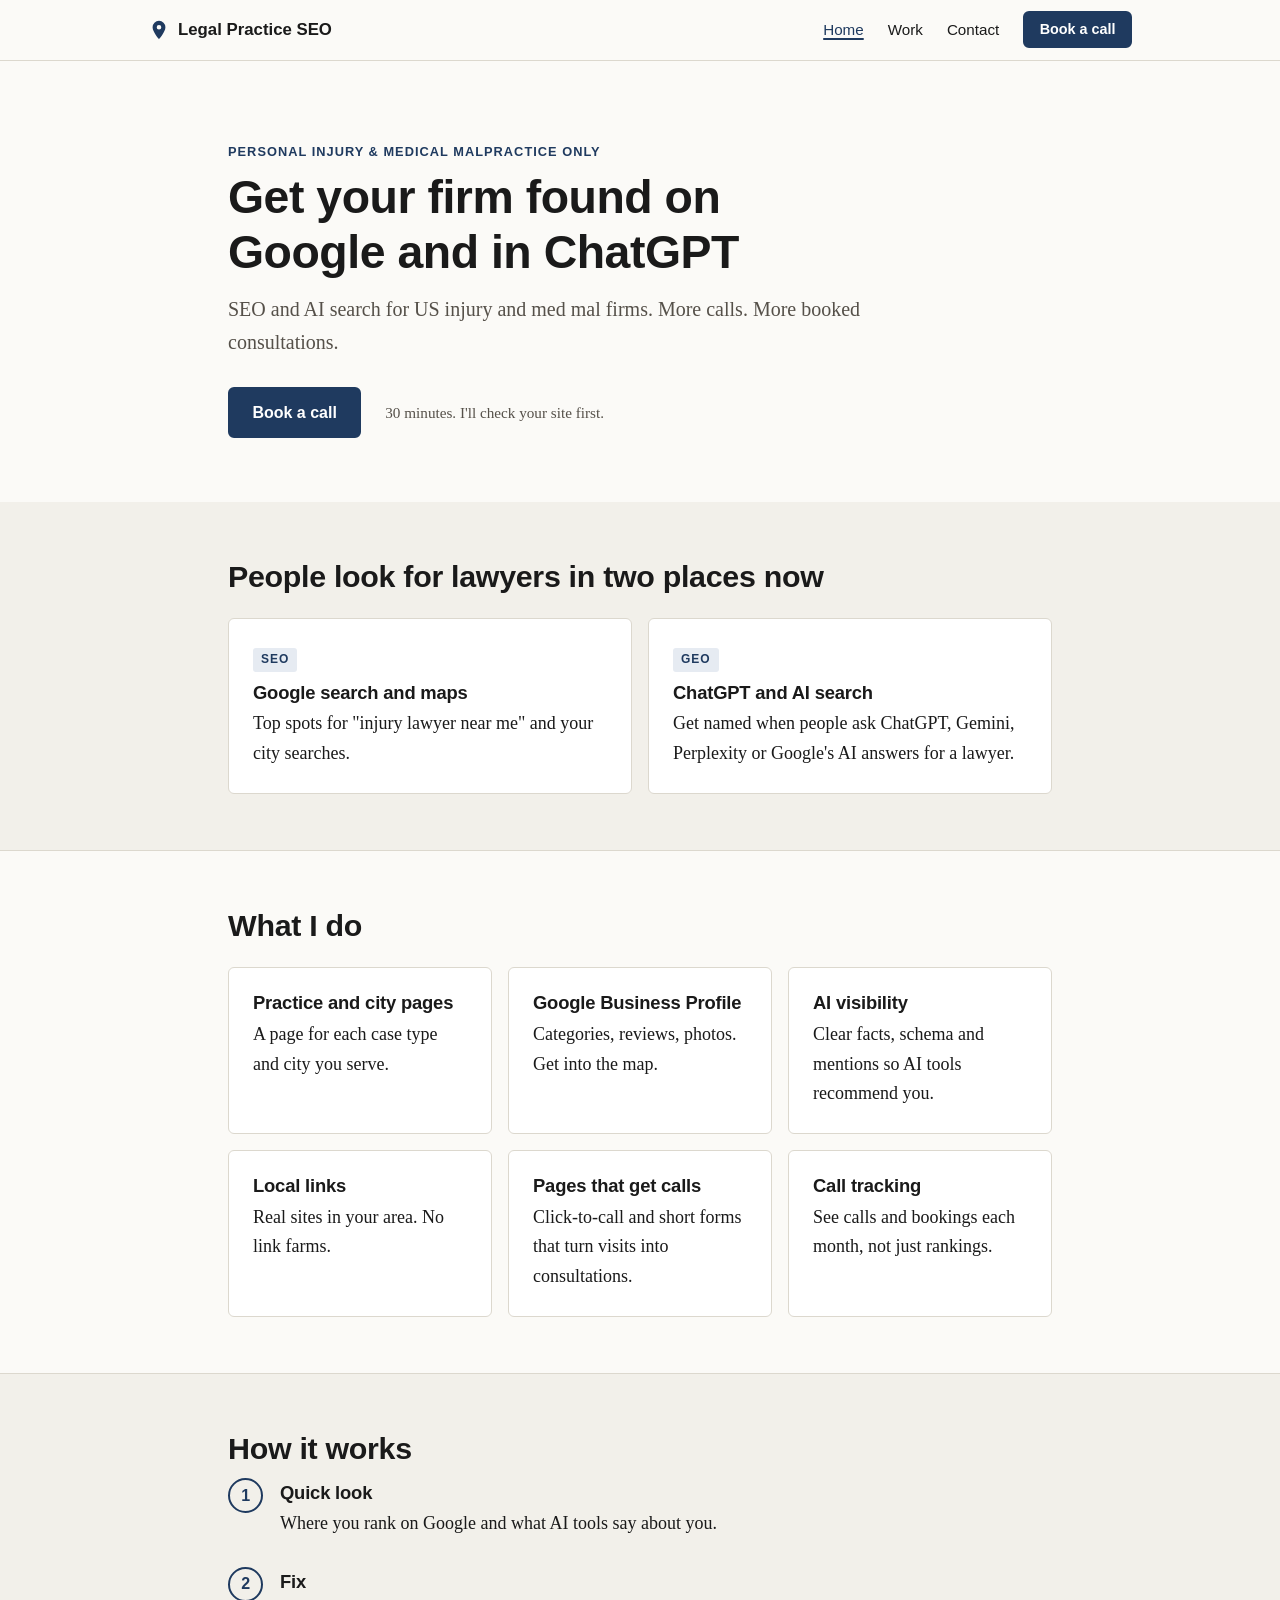
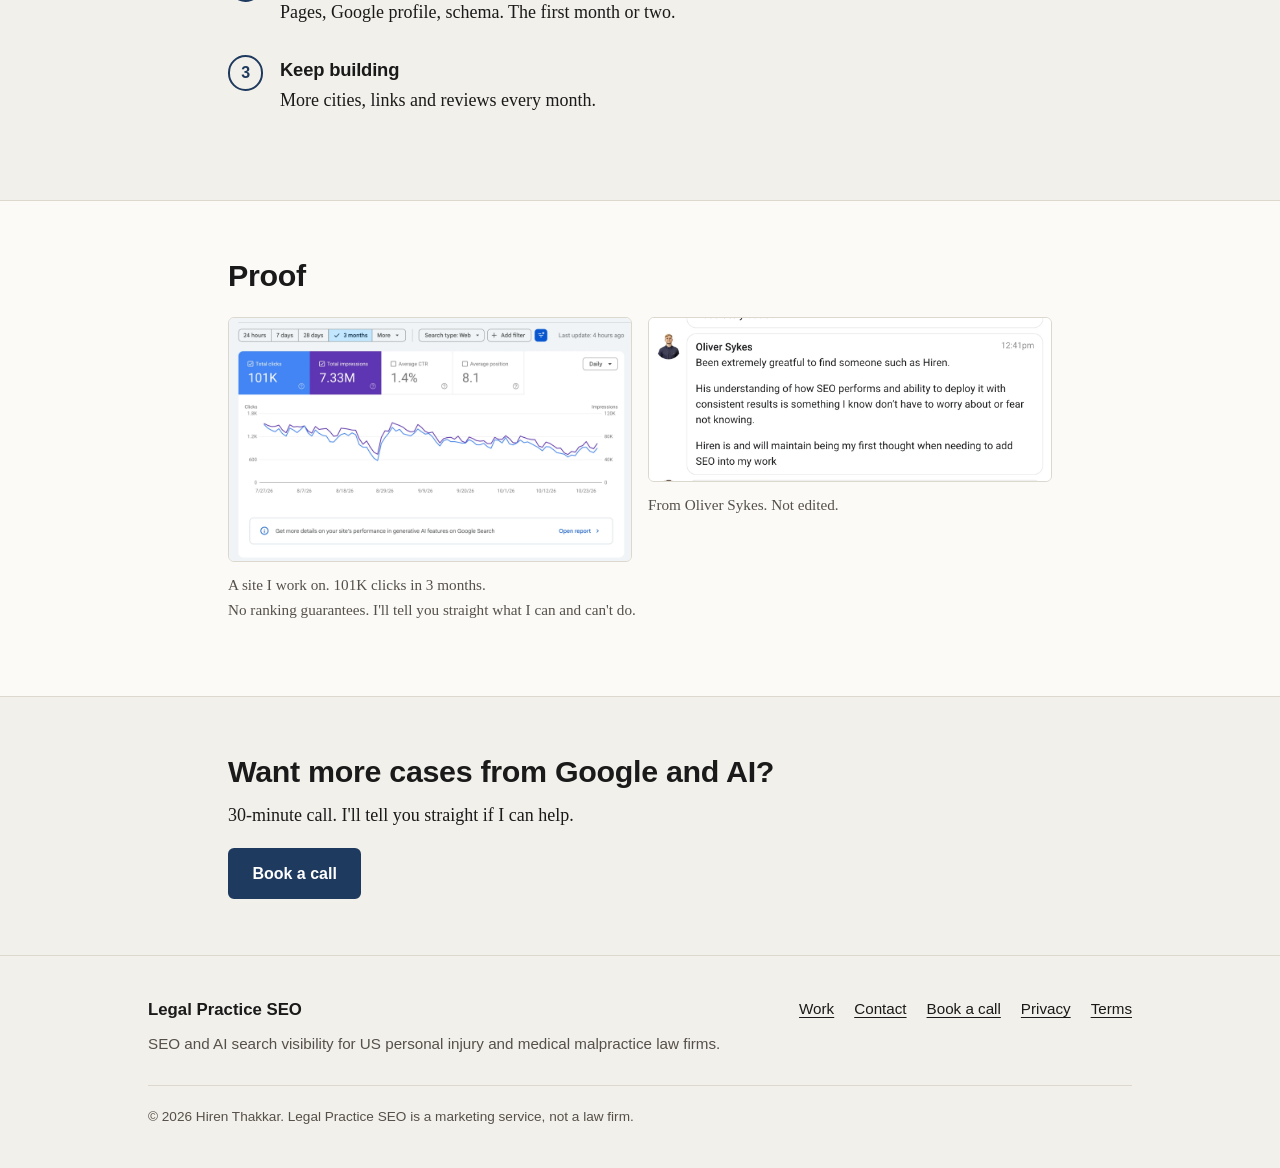
<file: index.html>
<!doctype html>
<html lang="en">
<head>
  <meta charset="utf-8">
  <meta name="viewport" content="width=device-width, initial-scale=1">
  <title>SEO and AI Search for PI &amp; Med Mal Law Firms | Legal Practice SEO</title>
  <meta name="description" content="SEO and AI search visibility for US personal injury and medical malpractice firms. Get found on Google and in ChatGPT, and get more calls.">
  <link rel="canonical" href="https://legalpracticeseo.com/">

  <meta property="og:type" content="website">
  <meta property="og:site_name" content="Legal Practice SEO">
  <meta property="og:title" content="Get your injury or med mal firm found on Google and in ChatGPT">
  <meta property="og:description" content="SEO and AI search visibility for US personal injury and medical malpractice firms. Get found on Google and in ChatGPT, and get more calls.">
  <meta property="og:url" content="https://legalpracticeseo.com/">
  <meta property="og:image" content="https://legalpracticeseo.com/images/search-console-3-months.webp">
  <meta name="twitter:card" content="summary_large_image">

  <link rel="stylesheet" href="styles.css">

  <script type="application/ld+json">
  {
    "@context": "https://schema.org",
    "@type": "ProfessionalService",
    "name": "Legal Practice SEO",
    "url": "https://legalpracticeseo.com/",
    "description": "SEO and AI search visibility for US personal injury and medical malpractice law firms.",
    "areaServed": "US",
    "founder": {
      "@type": "Person",
      "name": "Hiren Thakkar"
    }
  }
  </script>
</head>
<body>
  <a class="skip-link" href="#main">Skip to content</a>

  <header class="site-header">
    <div class="header-inner">
      <a class="brand" href="index.html">
        <svg width="22" height="22" viewBox="0 0 24 24" aria-hidden="true" focusable="false"><path fill="#1f3a5f" d="M12 2a7 7 0 0 0-7 7c0 5.2 7 13 7 13s7-7.8 7-13a7 7 0 0 0-7-7Zm0 9.5A2.5 2.5 0 1 1 12 6.5a2.5 2.5 0 0 1 0 5Z"/></svg>
        Legal Practice SEO
      </a>
      <nav class="site-nav" aria-label="Main">
        <ul>
          <li><a href="index.html" aria-current="page">Home</a></li>
          <li><a href="work.html">Work</a></li>
          <li><a href="contact.html">Contact</a></li>
        </ul>
      </nav>
      <a class="btn btn-small header-cta" href="https://cal.com/hiren-thakkar/30min">Book a call</a>
    </div>
  </header>

  <main id="main">

    <section class="hero">
      <div class="wrap-mid">
        <p class="eyebrow">Personal injury &amp; medical malpractice only</p>
        <h1>Get your firm found on Google and in ChatGPT</h1>
        <p class="lead">SEO and AI search for US injury and med mal firms. More calls. More booked consultations.</p>
        <div class="btn-row">
          <a class="btn" href="https://cal.com/hiren-thakkar/30min">Book a call</a>
          <p class="small">30 minutes. I'll check your site first.</p>
        </div>
      </div>
    </section>

    <section class="section section-alt">
      <div class="wrap-mid">
        <h2>People look for lawyers in two places now</h2>
        <div class="grid grid-2">
          <div class="card">
            <p class="card-tag">SEO</p>
            <h3>Google search and maps</h3>
            <p>Top spots for "injury lawyer near me" and your city searches.</p>
          </div>
          <div class="card">
            <p class="card-tag">GEO</p>
            <h3>ChatGPT and AI search</h3>
            <p>Get named when people ask ChatGPT, Gemini, Perplexity or Google's AI answers for a lawyer.</p>
          </div>
        </div>
      </div>
    </section>

    <section class="section">
      <div class="wrap-mid">
        <h2>What I do</h2>
        <div class="grid grid-3">
          <div class="card"><h3>Practice and city pages</h3><p>A page for each case type and city you serve.</p></div>
          <div class="card"><h3>Google Business Profile</h3><p>Categories, reviews, photos. Get into the map.</p></div>
          <div class="card"><h3>AI visibility</h3><p>Clear facts, schema and mentions so AI tools recommend you.</p></div>
          <div class="card"><h3>Local links</h3><p>Real sites in your area. No link farms.</p></div>
          <div class="card"><h3>Pages that get calls</h3><p>Click-to-call and short forms that turn visits into consultations.</p></div>
          <div class="card"><h3>Call tracking</h3><p>See calls and bookings each month, not just rankings.</p></div>
        </div>
      </div>
    </section>

    <section class="section section-alt">
      <div class="wrap-mid">
        <h2>How it works</h2>
        <ol class="steps">
          <li><h3>Quick look</h3><p>Where you rank on Google and what AI tools say about you.</p></li>
          <li><h3>Fix</h3><p>Pages, Google profile, schema. The first month or two.</p></li>
          <li><h3>Keep building</h3><p>More cities, links and reviews every month.</p></li>
        </ol>
      </div>
    </section>

    <section class="section">
      <div class="wrap-mid">
        <h2>Proof</h2>
        <div class="grid grid-2 proof-grid">
          <figure class="proof-figure">
            <img src="images/search-console-3-months.webp" width="2000" height="1208" loading="lazy" alt="Google Search Console performance report for the last 3 months, web search: 101K total clicks, 7.33M total impressions, 1.4% average CTR, average position 8.1.">
            <figcaption>A site I work on. 101K clicks in 3 months.</figcaption>
          </figure>
          <figure class="proof-figure">
            <img src="images/client-note-oliver-sykes.webp" width="1240" height="502" loading="lazy" alt="Message from Oliver Sykes: Been extremely greatful to find someone such as Hiren. His understanding of how SEO performs and ability to deploy it with consistent results is something I know don't have to worry about or fear not knowing. Hiren is and will maintain being my first thought when needing to add SEO into my work.">
            <figcaption>From Oliver Sykes. Not edited.</figcaption>
          </figure>
        </div>
        <p class="small">No ranking guarantees. I'll tell you straight what I can and can't do.</p>
      </div>
    </section>

    <section class="section section-alt">
      <div class="wrap-mid">
        <h2>Want more cases from Google and AI?</h2>
        <p>30-minute call. I'll tell you straight if I can help.</p>
        <a class="btn" href="https://cal.com/hiren-thakkar/30min">Book a call</a>
      </div>
    </section>

  </main>

  <footer class="site-footer">
    <div class="wrap-wide footer-inner">
      <div>
        <a class="brand" href="index.html">Legal Practice SEO</a>
        <p>SEO and AI search visibility for US personal injury and medical malpractice law firms.</p>
      </div>
      <ul class="footer-links">
        <li><a href="work.html">Work</a></li>
        <li><a href="contact.html">Contact</a></li>
        <li><a href="https://cal.com/hiren-thakkar/30min">Book a call</a></li>
        <li><a href="privacy.html">Privacy</a></li>
        <li><a href="terms.html">Terms</a></li>
      </ul>
    </div>
    <div class="wrap-wide">
      <p class="footer-legal">&copy; 2026 Hiren Thakkar. Legal Practice SEO is a marketing service, not a law firm.</p>
    </div>
  </footer>
</body>
</html>
</file>
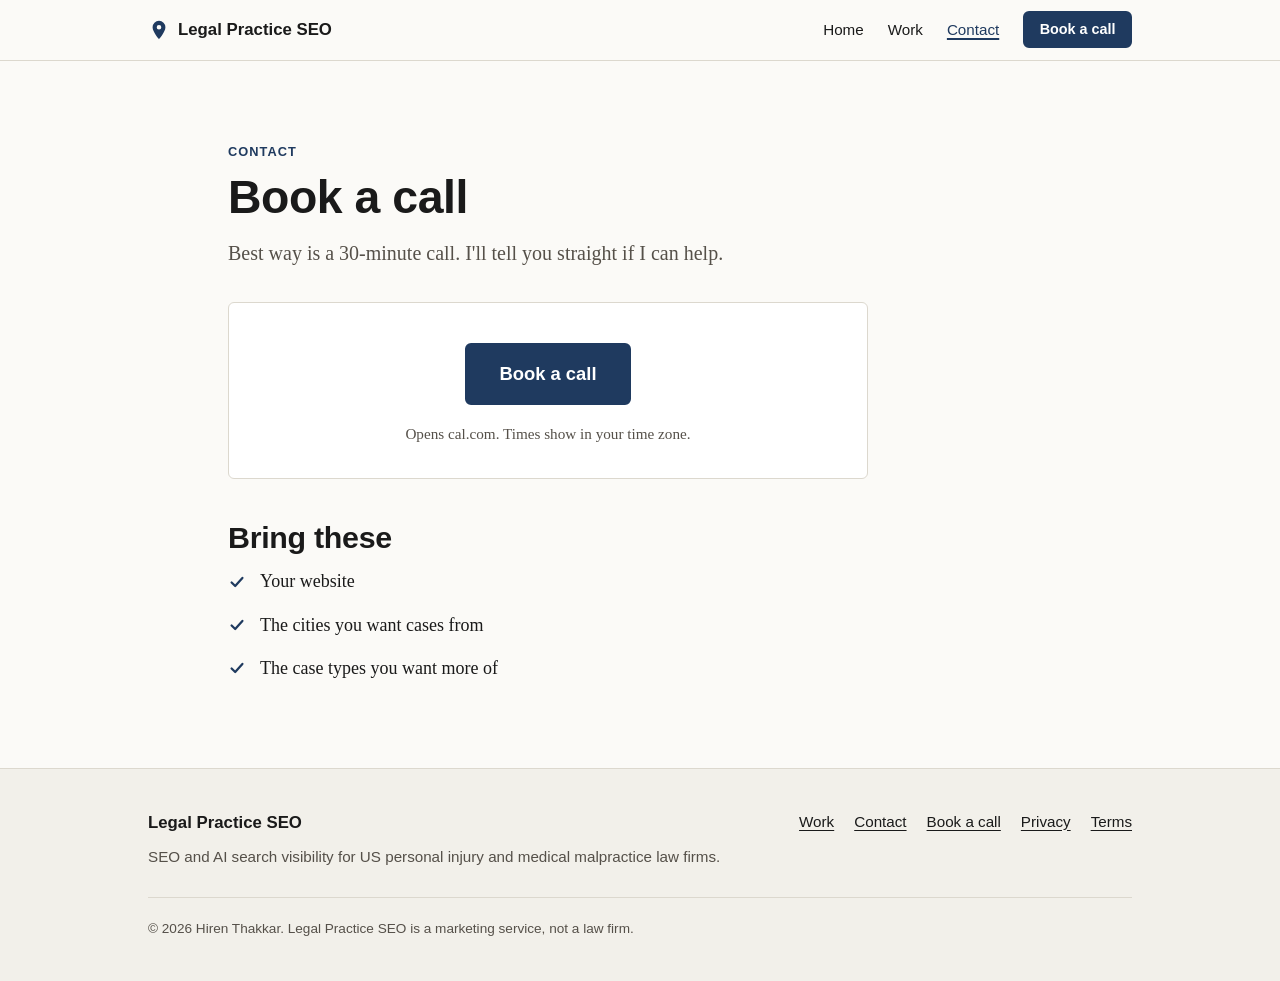
<file: contact.html>
<!doctype html>
<html lang="en">
<head>
  <meta charset="utf-8">
  <meta name="viewport" content="width=device-width, initial-scale=1">
  <title>Book a Call | Legal Practice SEO</title>
  <meta name="description" content="Book a 30-minute call about SEO and AI search for your injury or med mal firm. I'll tell you straight if I can help.">
  <link rel="canonical" href="https://legalpracticeseo.com/contact.html">

  <meta property="og:type" content="website">
  <meta property="og:site_name" content="Legal Practice SEO">
  <meta property="og:title" content="Book a call | Legal Practice SEO">
  <meta property="og:description" content="Book a 30-minute call about SEO and AI search for your injury or med mal firm. I'll tell you straight if I can help.">
  <meta property="og:url" content="https://legalpracticeseo.com/contact.html">
  <meta property="og:image" content="https://legalpracticeseo.com/images/search-console-3-months.webp">
  <meta name="twitter:card" content="summary_large_image">

  <link rel="stylesheet" href="styles.css">
</head>
<body>
  <a class="skip-link" href="#main">Skip to content</a>

  <header class="site-header">
    <div class="header-inner">
      <a class="brand" href="index.html">
        <svg width="22" height="22" viewBox="0 0 24 24" aria-hidden="true" focusable="false"><path fill="#1f3a5f" d="M12 2a7 7 0 0 0-7 7c0 5.2 7 13 7 13s7-7.8 7-13a7 7 0 0 0-7-7Zm0 9.5A2.5 2.5 0 1 1 12 6.5a2.5 2.5 0 0 1 0 5Z"/></svg>
        Legal Practice SEO
      </a>
      <nav class="site-nav" aria-label="Main">
        <ul>
          <li><a href="index.html">Home</a></li>
          <li><a href="work.html">Work</a></li>
          <li><a href="contact.html" aria-current="page">Contact</a></li>
        </ul>
      </nav>
      <a class="btn btn-small header-cta" href="https://cal.com/hiren-thakkar/30min">Book a call</a>
    </div>
  </header>

  <main id="main">

    <section class="hero">
      <div class="wrap-mid">
        <p class="eyebrow">Contact</p>
        <h1>Book a call</h1>
        <p class="lead">Best way is a 30-minute call. I'll tell you straight if I can help.</p>
        <div class="contact-box">
          <a class="btn btn-large" href="https://cal.com/hiren-thakkar/30min">Book a call</a>
          <p class="small">Opens cal.com. Times show in your time zone.</p>
        </div>
        <h2>Bring these</h2>
        <ul class="check-list">
          <li><svg width="18" height="18" viewBox="0 0 20 20" aria-hidden="true" focusable="false"><path fill="none" stroke="currentColor" stroke-width="2.5" stroke-linecap="round" stroke-linejoin="round" d="M4 10.5l4 4 8-9"/></svg>Your website</li>
          <li><svg width="18" height="18" viewBox="0 0 20 20" aria-hidden="true" focusable="false"><path fill="none" stroke="currentColor" stroke-width="2.5" stroke-linecap="round" stroke-linejoin="round" d="M4 10.5l4 4 8-9"/></svg>The cities you want cases from</li>
          <li><svg width="18" height="18" viewBox="0 0 20 20" aria-hidden="true" focusable="false"><path fill="none" stroke="currentColor" stroke-width="2.5" stroke-linecap="round" stroke-linejoin="round" d="M4 10.5l4 4 8-9"/></svg>The case types you want more of</li>
        </ul>
      </div>
    </section>

  </main>

  <footer class="site-footer">
    <div class="wrap-wide footer-inner">
      <div>
        <a class="brand" href="index.html">Legal Practice SEO</a>
        <p>SEO and AI search visibility for US personal injury and medical malpractice law firms.</p>
      </div>
      <ul class="footer-links">
        <li><a href="work.html">Work</a></li>
        <li><a href="contact.html">Contact</a></li>
        <li><a href="https://cal.com/hiren-thakkar/30min">Book a call</a></li>
        <li><a href="privacy.html">Privacy</a></li>
        <li><a href="terms.html">Terms</a></li>
      </ul>
    </div>
    <div class="wrap-wide">
      <p class="footer-legal">&copy; 2026 Hiren Thakkar. Legal Practice SEO is a marketing service, not a law firm.</p>
    </div>
  </footer>
</body>
</html>
</file>
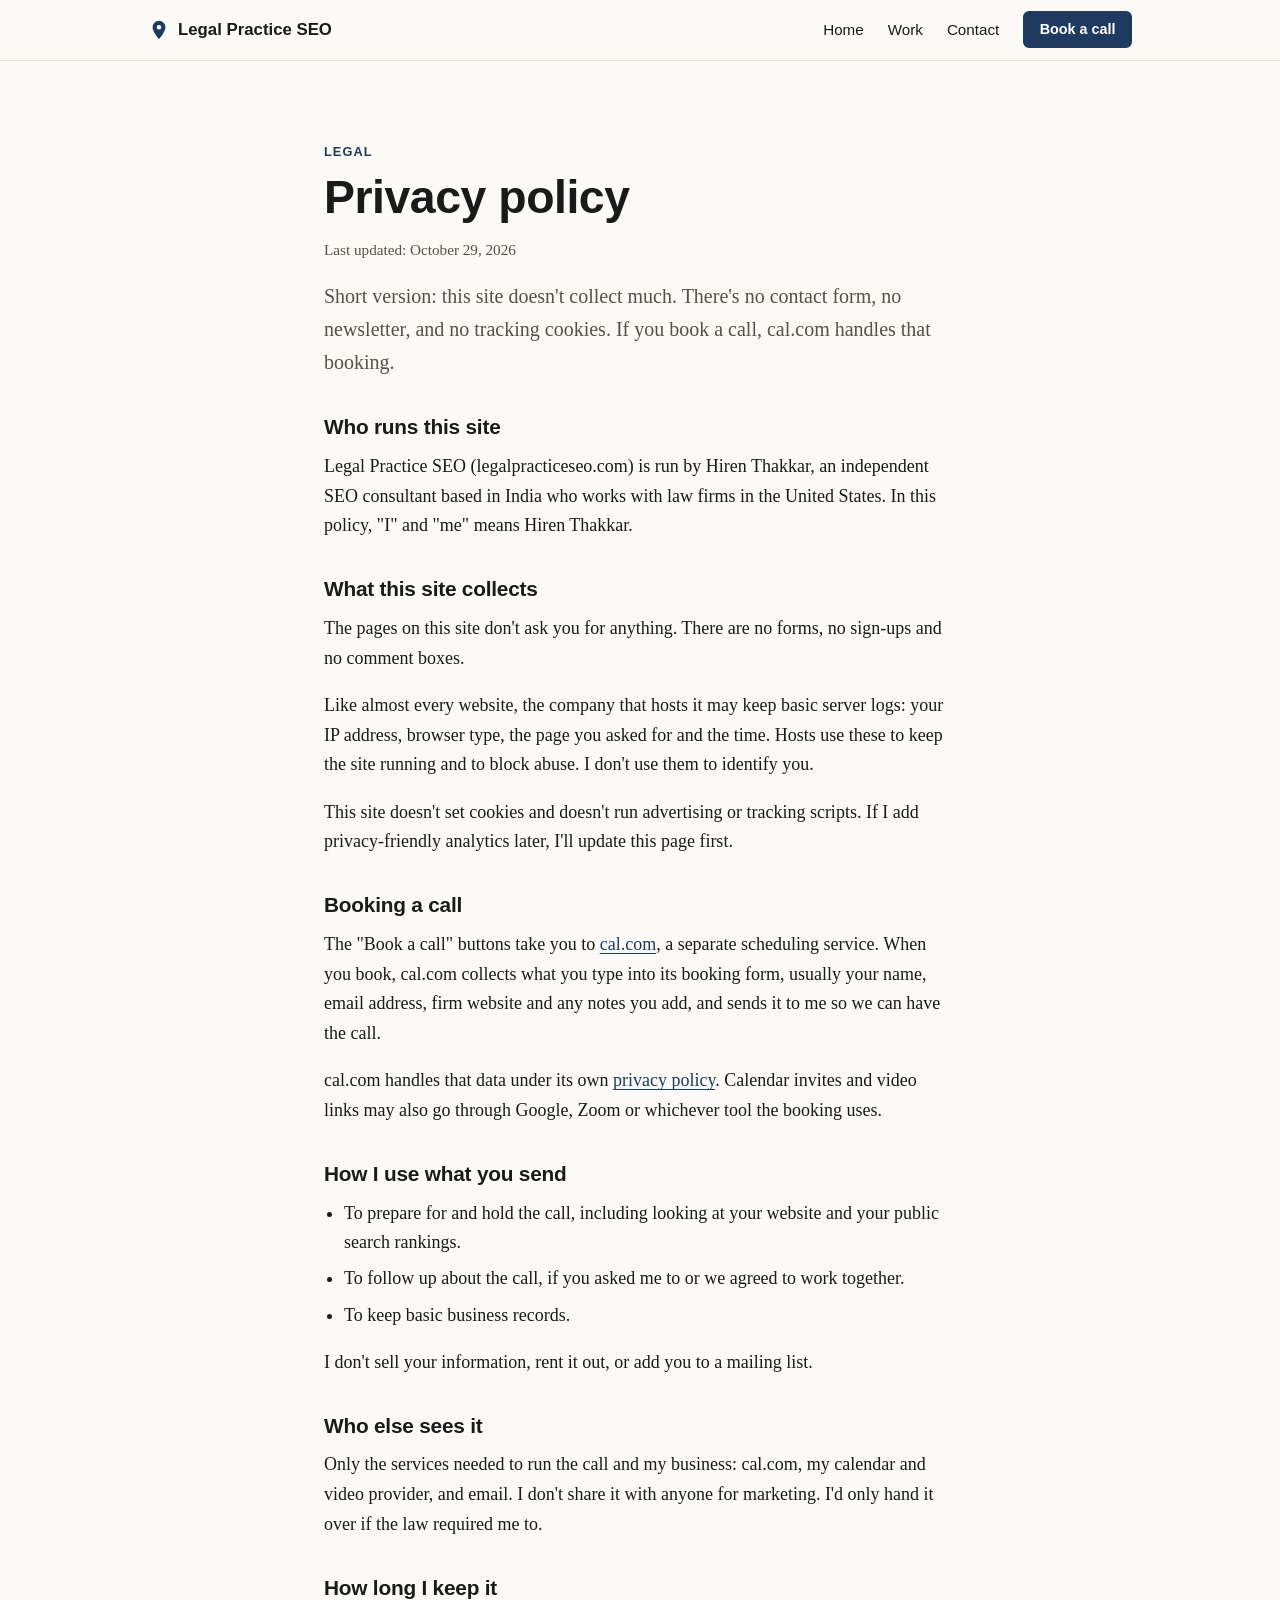
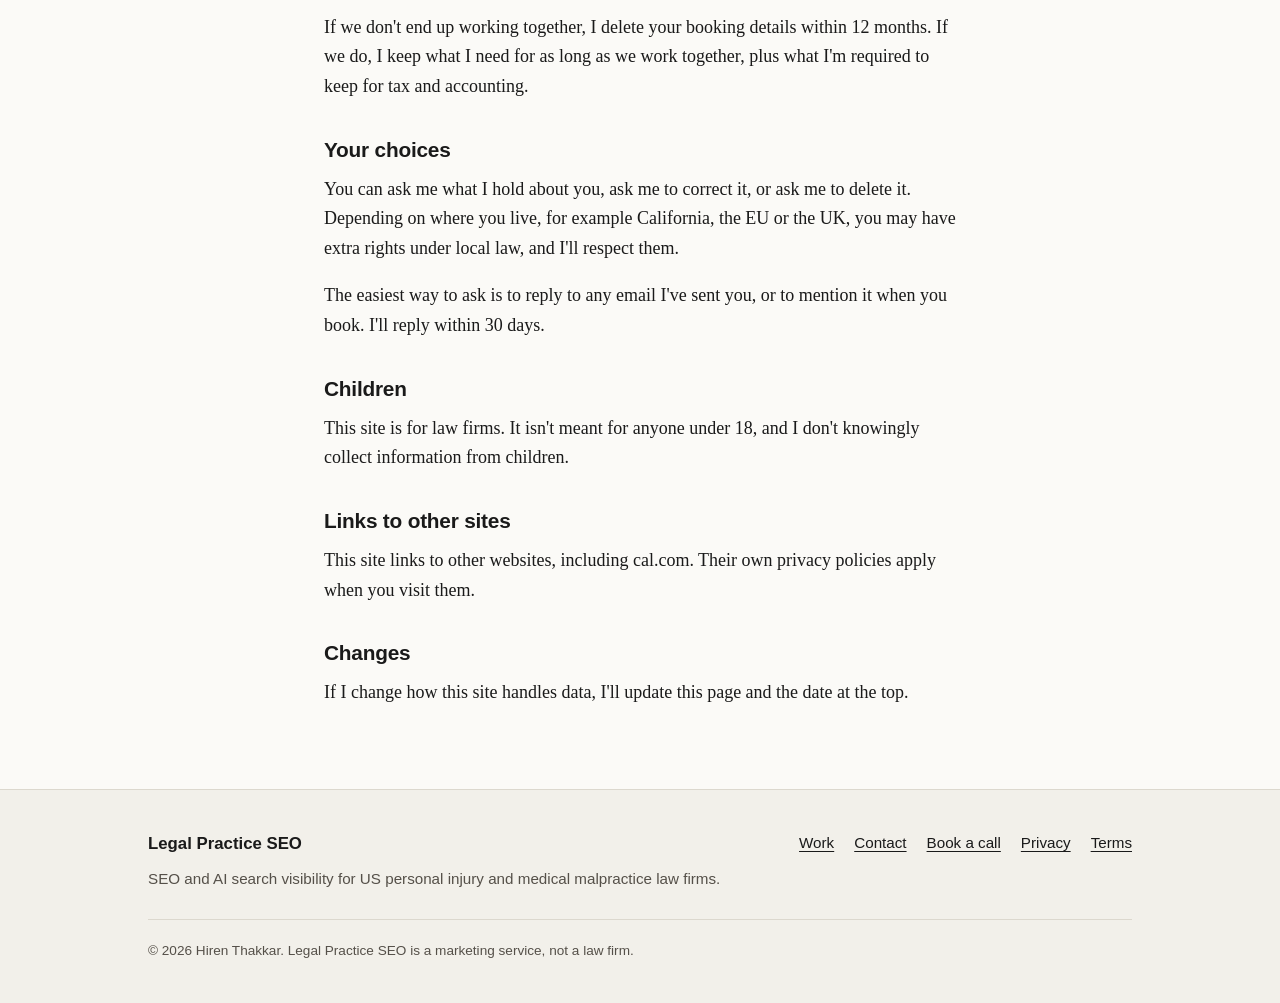
<file: privacy.html>
<!doctype html>
<html lang="en">
<head>
  <meta charset="utf-8">
  <meta name="viewport" content="width=device-width, initial-scale=1">
  <title>Privacy Policy | Legal Practice SEO</title>
  <meta name="description" content="What this site collects (very little), how booking a call through cal.com works, and who to ask about your data.">
  <link rel="canonical" href="https://legalpracticeseo.com/privacy.html">

  <meta property="og:type" content="website">
  <meta property="og:site_name" content="Legal Practice SEO">
  <meta property="og:title" content="Privacy Policy | Legal Practice SEO">
  <meta property="og:description" content="What this site collects (very little), how booking a call through cal.com works, and who to ask about your data.">
  <meta property="og:url" content="https://legalpracticeseo.com/privacy.html">

  <link rel="stylesheet" href="styles.css">
</head>
<body>
  <a class="skip-link" href="#main">Skip to content</a>

  <header class="site-header">
    <div class="header-inner">
      <a class="brand" href="index.html">
        <svg width="22" height="22" viewBox="0 0 24 24" aria-hidden="true" focusable="false"><path fill="#1f3a5f" d="M12 2a7 7 0 0 0-7 7c0 5.2 7 13 7 13s7-7.8 7-13a7 7 0 0 0-7-7Zm0 9.5A2.5 2.5 0 1 1 12 6.5a2.5 2.5 0 0 1 0 5Z"/></svg>
        Legal Practice SEO
      </a>
      <nav class="site-nav" aria-label="Main">
        <ul>
          <li><a href="index.html">Home</a></li>
          <li><a href="work.html">Work</a></li>
          <li><a href="contact.html">Contact</a></li>
        </ul>
      </nav>
      <a class="btn btn-small header-cta" href="https://cal.com/hiren-thakkar/30min">Book a call</a>
    </div>
  </header>

  <main id="main">
    <section class="hero">
      <div class="wrap prose">
        <p class="eyebrow">Legal</p>
        <h1>Privacy policy</h1>
        <p class="small">Last updated: October 29, 2026</p>
        <p class="lead">Short version: this site doesn't collect much. There's no contact form, no newsletter, and no tracking cookies. If you book a call, cal.com handles that booking.</p>

        <h2>Who runs this site</h2>
        <p>Legal Practice SEO (legalpracticeseo.com) is run by Hiren Thakkar, an independent SEO consultant based in India who works with law firms in the United States. In this policy, "I" and "me" means Hiren Thakkar.</p>

        <h2>What this site collects</h2>
        <p>The pages on this site don't ask you for anything. There are no forms, no sign-ups and no comment boxes.</p>
        <p>Like almost every website, the company that hosts it may keep basic server logs: your IP address, browser type, the page you asked for and the time. Hosts use these to keep the site running and to block abuse. I don't use them to identify you.</p>
        <p>This site doesn't set cookies and doesn't run advertising or tracking scripts. If I add privacy-friendly analytics later, I'll update this page first.</p>

        <h2>Booking a call</h2>
        <p>The "Book a call" buttons take you to <a href="https://cal.com/hiren-thakkar/30min">cal.com</a>, a separate scheduling service. When you book, cal.com collects what you type into its booking form, usually your name, email address, firm website and any notes you add, and sends it to me so we can have the call.</p>
        <p>cal.com handles that data under its own <a href="https://cal.com/privacy">privacy policy</a>. Calendar invites and video links may also go through Google, Zoom or whichever tool the booking uses.</p>

        <h2>How I use what you send</h2>
        <ul>
          <li>To prepare for and hold the call, including looking at your website and your public search rankings.</li>
          <li>To follow up about the call, if you asked me to or we agreed to work together.</li>
          <li>To keep basic business records.</li>
        </ul>
        <p>I don't sell your information, rent it out, or add you to a mailing list.</p>

        <h2>Who else sees it</h2>
        <p>Only the services needed to run the call and my business: cal.com, my calendar and video provider, and email. I don't share it with anyone for marketing. I'd only hand it over if the law required me to.</p>

        <h2>How long I keep it</h2>
        <p>If we don't end up working together, I delete your booking details within 12 months. If we do, I keep what I need for as long as we work together, plus what I'm required to keep for tax and accounting.</p>

        <h2>Your choices</h2>
        <p>You can ask me what I hold about you, ask me to correct it, or ask me to delete it. Depending on where you live, for example California, the EU or the UK, you may have extra rights under local law, and I'll respect them.</p>
        <p>The easiest way to ask is to reply to any email I've sent you, or to mention it when you book. I'll reply within 30 days.</p>

        <h2>Children</h2>
        <p>This site is for law firms. It isn't meant for anyone under 18, and I don't knowingly collect information from children.</p>

        <h2>Links to other sites</h2>
        <p>This site links to other websites, including cal.com. Their own privacy policies apply when you visit them.</p>

        <h2>Changes</h2>
        <p>If I change how this site handles data, I'll update this page and the date at the top.</p>
      </div>
    </section>
  </main>


  <footer class="site-footer">
    <div class="wrap-wide footer-inner">
      <div>
        <a class="brand" href="index.html">Legal Practice SEO</a>
        <p>SEO and AI search visibility for US personal injury and medical malpractice law firms.</p>
      </div>
      <ul class="footer-links">
        <li><a href="work.html">Work</a></li>
        <li><a href="contact.html">Contact</a></li>
        <li><a href="https://cal.com/hiren-thakkar/30min">Book a call</a></li>
        <li><a href="privacy.html">Privacy</a></li>
        <li><a href="terms.html">Terms</a></li>
      </ul>
    </div>
    <div class="wrap-wide">
      <p class="footer-legal">&copy; 2026 Hiren Thakkar. Legal Practice SEO is a marketing service, not a law firm.</p>
    </div>
  </footer>
</body>
</html>
</file>
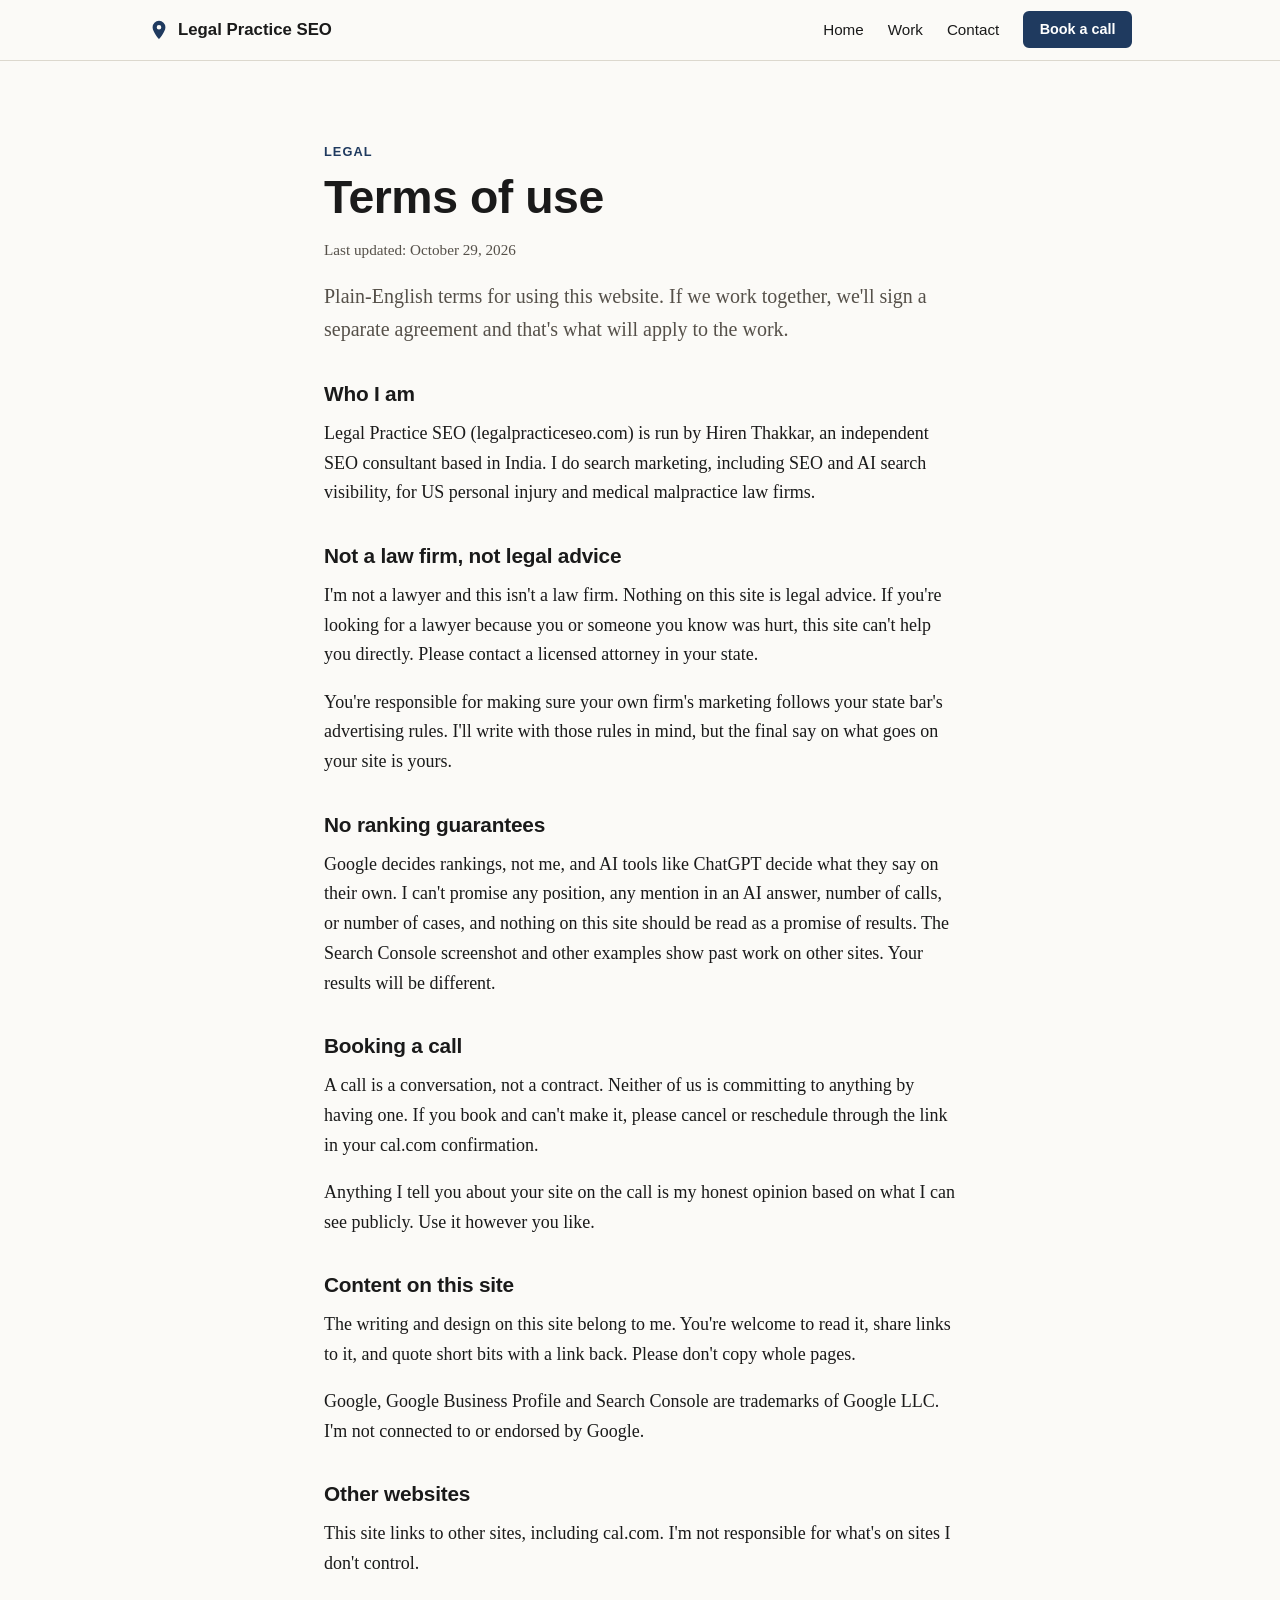
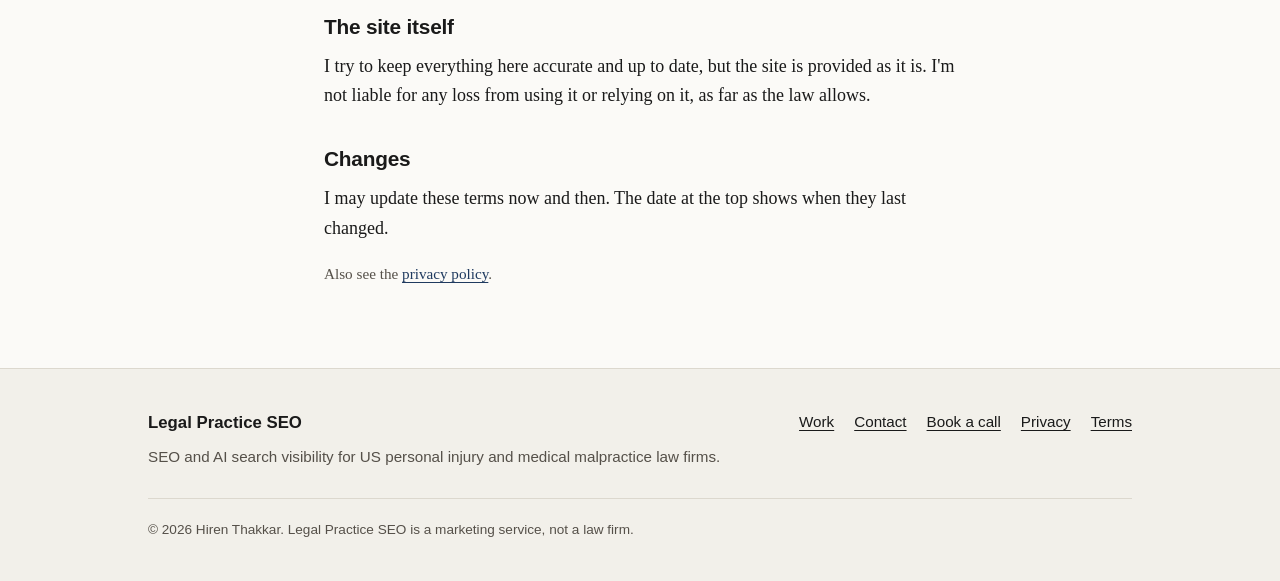
<file: terms.html>
<!doctype html>
<html lang="en">
<head>
  <meta charset="utf-8">
  <meta name="viewport" content="width=device-width, initial-scale=1">
  <title>Terms of Use | Legal Practice SEO</title>
  <meta name="description" content="The terms for using legalpracticeseo.com. No legal advice, no ranking guarantees, and what you can expect from this site.">
  <link rel="canonical" href="https://legalpracticeseo.com/terms.html">

  <meta property="og:type" content="website">
  <meta property="og:site_name" content="Legal Practice SEO">
  <meta property="og:title" content="Terms of Use | Legal Practice SEO">
  <meta property="og:description" content="The terms for using legalpracticeseo.com. No legal advice, no ranking guarantees, and what you can expect from this site.">
  <meta property="og:url" content="https://legalpracticeseo.com/terms.html">

  <link rel="stylesheet" href="styles.css">
</head>
<body>
  <a class="skip-link" href="#main">Skip to content</a>

  <header class="site-header">
    <div class="header-inner">
      <a class="brand" href="index.html">
        <svg width="22" height="22" viewBox="0 0 24 24" aria-hidden="true" focusable="false"><path fill="#1f3a5f" d="M12 2a7 7 0 0 0-7 7c0 5.2 7 13 7 13s7-7.8 7-13a7 7 0 0 0-7-7Zm0 9.5A2.5 2.5 0 1 1 12 6.5a2.5 2.5 0 0 1 0 5Z"/></svg>
        Legal Practice SEO
      </a>
      <nav class="site-nav" aria-label="Main">
        <ul>
          <li><a href="index.html">Home</a></li>
          <li><a href="work.html">Work</a></li>
          <li><a href="contact.html">Contact</a></li>
        </ul>
      </nav>
      <a class="btn btn-small header-cta" href="https://cal.com/hiren-thakkar/30min">Book a call</a>
    </div>
  </header>

  <main id="main">
    <section class="hero">
      <div class="wrap prose">
        <p class="eyebrow">Legal</p>
        <h1>Terms of use</h1>
        <p class="small">Last updated: October 29, 2026</p>
        <p class="lead">Plain-English terms for using this website. If we work together, we'll sign a separate agreement and that's what will apply to the work.</p>

        <h2>Who I am</h2>
        <p>Legal Practice SEO (legalpracticeseo.com) is run by Hiren Thakkar, an independent SEO consultant based in India. I do search marketing, including SEO and AI search visibility, for US personal injury and medical malpractice law firms.</p>

        <h2>Not a law firm, not legal advice</h2>
        <p>I'm not a lawyer and this isn't a law firm. Nothing on this site is legal advice. If you're looking for a lawyer because you or someone you know was hurt, this site can't help you directly. Please contact a licensed attorney in your state.</p>
        <p>You're responsible for making sure your own firm's marketing follows your state bar's advertising rules. I'll write with those rules in mind, but the final say on what goes on your site is yours.</p>

        <h2>No ranking guarantees</h2>
        <p>Google decides rankings, not me, and AI tools like ChatGPT decide what they say on their own. I can't promise any position, any mention in an AI answer, number of calls, or number of cases, and nothing on this site should be read as a promise of results. The Search Console screenshot and other examples show past work on other sites. Your results will be different.</p>

        <h2>Booking a call</h2>
        <p>A call is a conversation, not a contract. Neither of us is committing to anything by having one. If you book and can't make it, please cancel or reschedule through the link in your cal.com confirmation.</p>
        <p>Anything I tell you about your site on the call is my honest opinion based on what I can see publicly. Use it however you like.</p>

        <h2>Content on this site</h2>
        <p>The writing and design on this site belong to me. You're welcome to read it, share links to it, and quote short bits with a link back. Please don't copy whole pages.</p>
        <p>Google, Google Business Profile and Search Console are trademarks of Google LLC. I'm not connected to or endorsed by Google.</p>

        <h2>Other websites</h2>
        <p>This site links to other sites, including cal.com. I'm not responsible for what's on sites I don't control.</p>

        <h2>The site itself</h2>
        <p>I try to keep everything here accurate and up to date, but the site is provided as it is. I'm not liable for any loss from using it or relying on it, as far as the law allows.</p>

        <h2>Changes</h2>
        <p>I may update these terms now and then. The date at the top shows when they last changed.</p>

        <p class="small">Also see the <a href="privacy.html">privacy policy</a>.</p>
      </div>
    </section>
  </main>


  <footer class="site-footer">
    <div class="wrap-wide footer-inner">
      <div>
        <a class="brand" href="index.html">Legal Practice SEO</a>
        <p>SEO and AI search visibility for US personal injury and medical malpractice law firms.</p>
      </div>
      <ul class="footer-links">
        <li><a href="work.html">Work</a></li>
        <li><a href="contact.html">Contact</a></li>
        <li><a href="https://cal.com/hiren-thakkar/30min">Book a call</a></li>
        <li><a href="privacy.html">Privacy</a></li>
        <li><a href="terms.html">Terms</a></li>
      </ul>
    </div>
    <div class="wrap-wide">
      <p class="footer-legal">&copy; 2026 Hiren Thakkar. Legal Practice SEO is a marketing service, not a law firm.</p>
    </div>
  </footer>
</body>
</html>
</file>
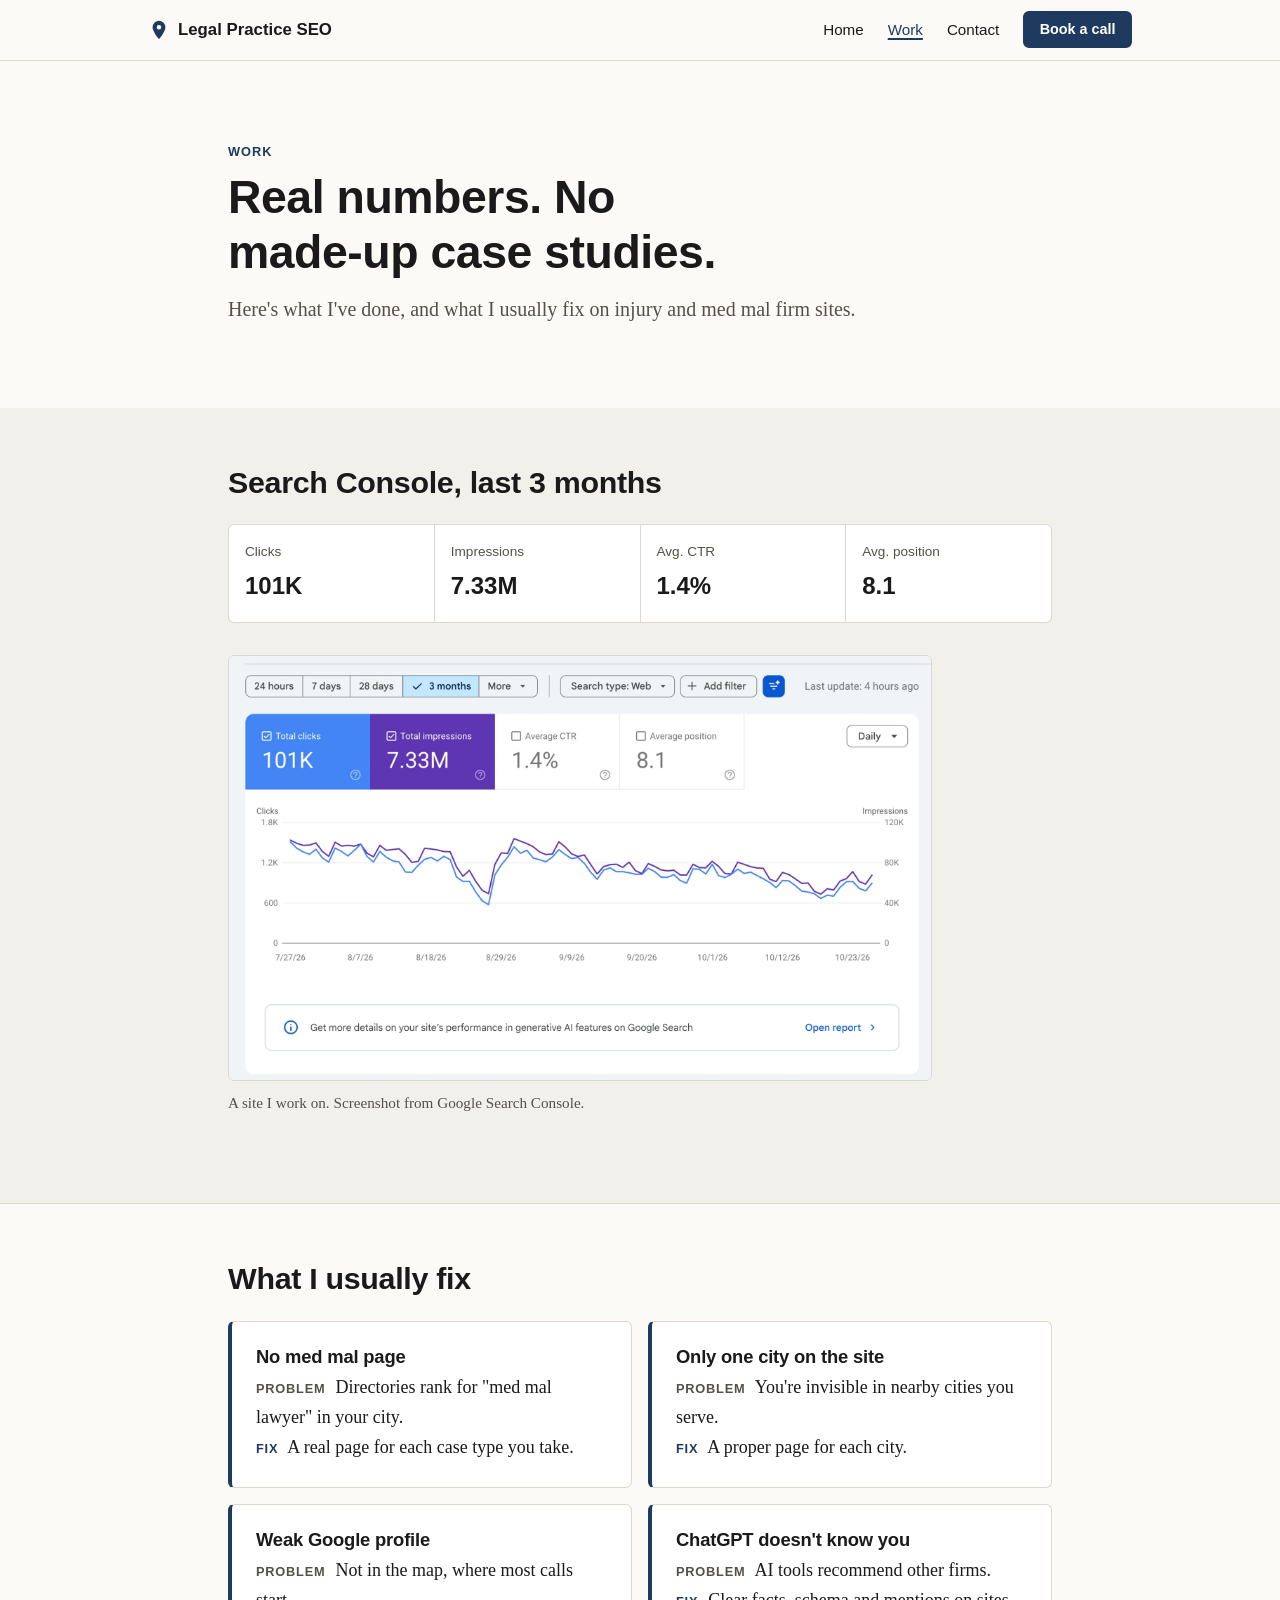
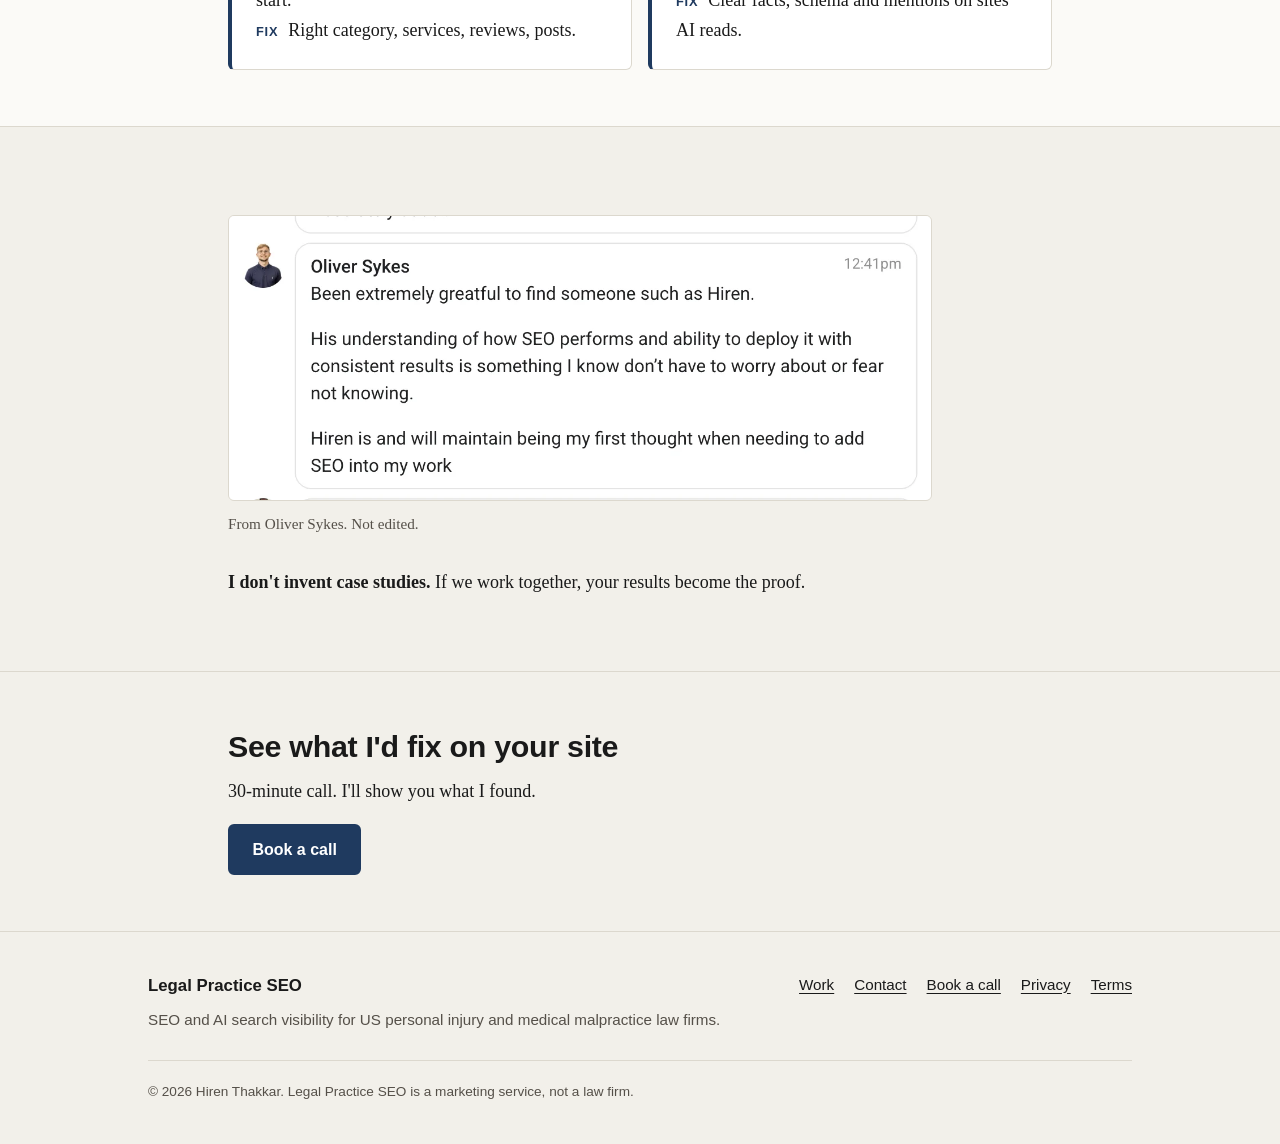
<file: work.html>
<!doctype html>
<html lang="en">
<head>
  <meta charset="utf-8">
  <meta name="viewport" content="width=device-width, initial-scale=1">
  <title>Work | Legal Practice SEO</title>
  <meta name="description" content="Real Search Console numbers and the things I usually fix on injury and med mal firm sites, on Google and in AI search.">
  <link rel="canonical" href="https://legalpracticeseo.com/work.html">

  <meta property="og:type" content="website">
  <meta property="og:site_name" content="Legal Practice SEO">
  <meta property="og:title" content="Work | Legal Practice SEO">
  <meta property="og:description" content="Real Search Console numbers and the things I usually fix on injury and med mal firm sites, on Google and in AI search.">
  <meta property="og:url" content="https://legalpracticeseo.com/work.html">
  <meta property="og:image" content="https://legalpracticeseo.com/images/search-console-3-months.webp">
  <meta name="twitter:card" content="summary_large_image">

  <link rel="stylesheet" href="styles.css">
</head>
<body>
  <a class="skip-link" href="#main">Skip to content</a>

  <header class="site-header">
    <div class="header-inner">
      <a class="brand" href="index.html">
        <svg width="22" height="22" viewBox="0 0 24 24" aria-hidden="true" focusable="false"><path fill="#1f3a5f" d="M12 2a7 7 0 0 0-7 7c0 5.2 7 13 7 13s7-7.8 7-13a7 7 0 0 0-7-7Zm0 9.5A2.5 2.5 0 1 1 12 6.5a2.5 2.5 0 0 1 0 5Z"/></svg>
        Legal Practice SEO
      </a>
      <nav class="site-nav" aria-label="Main">
        <ul>
          <li><a href="index.html">Home</a></li>
          <li><a href="work.html" aria-current="page">Work</a></li>
          <li><a href="contact.html">Contact</a></li>
        </ul>
      </nav>
      <a class="btn btn-small header-cta" href="https://cal.com/hiren-thakkar/30min">Book a call</a>
    </div>
  </header>

  <main id="main">

    <section class="hero">
      <div class="wrap-mid">
        <p class="eyebrow">Work</p>
        <h1>Real numbers. No made-up case studies.</h1>
        <p class="lead">Here's what I've done, and what I usually fix on injury and med mal firm sites.</p>
      </div>
    </section>

    <section class="section section-alt">
      <div class="wrap-mid">
        <h2>Search Console, last 3 months</h2>
        <dl class="stat-row">
          <div><dt>Clicks</dt><dd>101K</dd></div>
          <div><dt>Impressions</dt><dd>7.33M</dd></div>
          <div><dt>Avg. CTR</dt><dd>1.4%</dd></div>
          <div><dt>Avg. position</dt><dd>8.1</dd></div>
        </dl>
        <figure class="proof-figure">
          <img src="images/search-console-3-months.webp" width="2000" height="1208" loading="lazy" alt="Google Search Console performance report for the last 3 months, web search: 101K total clicks, 7.33M total impressions, 1.4% average CTR, average position 8.1.">
          <figcaption>A site I work on. Screenshot from Google Search Console.</figcaption>
        </figure>
      </div>
    </section>

    <section class="section">
      <div class="wrap-mid">
        <h2>What I usually fix</h2>
        <div class="grid grid-2">
          <div class="card fix-card">
            <h3>No med mal page</h3>
            <p><span class="card-label">Problem</span> Directories rank for "med mal lawyer" in your city.</p>
            <p><span class="card-label card-label-fix">Fix</span> A real page for each case type you take.</p>
          </div>
          <div class="card fix-card">
            <h3>Only one city on the site</h3>
            <p><span class="card-label">Problem</span> You're invisible in nearby cities you serve.</p>
            <p><span class="card-label card-label-fix">Fix</span> A proper page for each city.</p>
          </div>
          <div class="card fix-card">
            <h3>Weak Google profile</h3>
            <p><span class="card-label">Problem</span> Not in the map, where most calls start.</p>
            <p><span class="card-label card-label-fix">Fix</span> Right category, services, reviews, posts.</p>
          </div>
          <div class="card fix-card">
            <h3>ChatGPT doesn't know you</h3>
            <p><span class="card-label">Problem</span> AI tools recommend other firms.</p>
            <p><span class="card-label card-label-fix">Fix</span> Clear facts, schema and mentions on sites AI reads.</p>
          </div>
        </div>
      </div>
    </section>

    <section class="section section-alt">
      <div class="wrap-mid">
        <figure class="proof-figure">
          <img src="images/client-note-oliver-sykes.webp" width="1240" height="502" loading="lazy" alt="Message from Oliver Sykes: Been extremely greatful to find someone such as Hiren. His understanding of how SEO performs and ability to deploy it with consistent results is something I know don't have to worry about or fear not knowing. Hiren is and will maintain being my first thought when needing to add SEO into my work.">
          <figcaption>From Oliver Sykes. Not edited.</figcaption>
        </figure>
        <p><strong>I don't invent case studies.</strong> If we work together, your results become the proof.</p>
      </div>
    </section>

    <section class="section section-alt">
      <div class="wrap-mid">
        <h2>See what I'd fix on your site</h2>
        <p>30-minute call. I'll show you what I found.</p>
        <a class="btn" href="https://cal.com/hiren-thakkar/30min">Book a call</a>
      </div>
    </section>

  </main>

  <footer class="site-footer">
    <div class="wrap-wide footer-inner">
      <div>
        <a class="brand" href="index.html">Legal Practice SEO</a>
        <p>SEO and AI search visibility for US personal injury and medical malpractice law firms.</p>
      </div>
      <ul class="footer-links">
        <li><a href="work.html">Work</a></li>
        <li><a href="contact.html">Contact</a></li>
        <li><a href="https://cal.com/hiren-thakkar/30min">Book a call</a></li>
        <li><a href="privacy.html">Privacy</a></li>
        <li><a href="terms.html">Terms</a></li>
      </ul>
    </div>
    <div class="wrap-wide">
      <p class="footer-legal">&copy; 2026 Hiren Thakkar. Legal Practice SEO is a marketing service, not a law firm.</p>
    </div>
  </footer>
</body>
</html>
</file>
<file: styles.css>
/* Legal Practice SEO
   Plain, hand-written CSS. Mobile first. */

:root {
  --bg: #fbfaf7;
  --bg-alt: #f2f0ea;
  --surface: #ffffff;
  --text: #1a1a1a;
  --muted: #555049;
  --line: #dcd8ce;
  --accent: #1f3a5f;       /* deep navy */
  --accent-dark: #142841;
  --accent-soft: #e6ebf2;

  --font-body: Georgia, "Iowan Old Style", "Times New Roman", serif;
  --font-ui: -apple-system, BlinkMacSystemFont, "Segoe UI", Roboto, "Helvetica Neue", Arial, sans-serif;

  --text-width: 42rem;     /* ~700px at 16px root */
  --wide-width: 64rem;
  --gutter: 1.25rem;
  --radius: 6px;
}

*,
*::before,
*::after {
  box-sizing: border-box;
}

html {
  -webkit-text-size-adjust: 100%;
}

body {
  margin: 0;
  background: var(--bg);
  color: var(--text);
  font-family: var(--font-body);
  font-size: 1.125rem;     /* 18px */
  line-height: 1.65;
}

img {
  display: block;
  max-width: 100%;
  height: auto;
}

/* ---------- Type ---------- */

h1,
h2,
h3 {
  font-family: var(--font-ui);
  line-height: 1.2;
  letter-spacing: -0.01em;
  margin: 0 0 0.75rem;
}

h1 {
  font-size: clamp(2rem, 6vw, 2.9rem);
  font-weight: 700;
}

h2 {
  font-size: clamp(1.5rem, 4vw, 1.9rem);
  font-weight: 700;
}

h3 {
  font-size: 1.15rem;
  font-weight: 600;
}

p {
  margin: 0 0 1.1rem;
}

a {
  color: var(--accent);
  text-underline-offset: 0.18em;
}

a:hover {
  color: var(--accent-dark);
}

:focus-visible {
  outline: 3px solid var(--accent);
  outline-offset: 3px;
  border-radius: 2px;
}

.lead {
  font-size: 1.25rem;
  color: var(--muted);
}

.small {
  font-size: 0.95rem;
  color: var(--muted);
}

.eyebrow {
  font-family: var(--font-ui);
  font-size: 0.8rem;
  font-weight: 600;
  letter-spacing: 0.08em;
  text-transform: uppercase;
  color: var(--accent);
  margin-bottom: 0.5rem;
}

/* ---------- Layout ---------- */

.wrap {
  max-width: var(--text-width);
  margin: 0 auto;
  padding: 0 var(--gutter);
}

.wrap-wide {
  max-width: var(--wide-width);
  margin: 0 auto;
  padding: 0 var(--gutter);
}

.section {
  padding: 3.5rem 0;
}

.section + .section {
  border-top: 1px solid var(--line);
}

.section-alt {
  background: var(--bg-alt);
}

.skip-link {
  position: absolute;
  left: -9999px;
  top: 0;
  background: var(--accent);
  color: #fff;
  padding: 0.6rem 1rem;
  font-family: var(--font-ui);
  z-index: 100;
}

.skip-link:focus {
  left: 1rem;
  top: 1rem;
}

/* ---------- Header ---------- */

.site-header {
  position: sticky;
  top: 0;
  z-index: 50;
  background: var(--bg);
  border-bottom: 1px solid var(--line);
  font-family: var(--font-ui);
}

.header-inner {
  display: flex;
  flex-wrap: wrap;
  align-items: center;
  justify-content: space-between;
  gap: 0.5rem 1.5rem;
  max-width: var(--wide-width);
  margin: 0 auto;
  padding: 0.7rem var(--gutter);
}

.brand {
  order: 1;
  display: inline-flex;
  align-items: center;
  gap: 0.5rem;
  color: var(--text);
  text-decoration: none;
  font-weight: 700;
  font-size: 1rem;
  white-space: nowrap;
}

.brand:hover {
  color: var(--text);
}

.brand svg {
  flex: none;
}

.header-cta {
  order: 2;
}

/* On small screens the nav drops to its own row under the brand */
.site-nav {
  order: 3;
  width: 100%;
}

.site-nav ul {
  display: flex;
  gap: 1.5rem;
  list-style: none;
  margin: 0;
  padding: 0;
}

.site-nav a {
  color: var(--text);
  text-decoration: none;
  font-size: 0.95rem;
}

.site-nav a:hover {
  color: var(--accent);
}

.site-nav a[aria-current="page"] {
  color: var(--accent);
  text-decoration: underline;
  text-decoration-thickness: 2px;
}

@media (min-width: 640px) {
  .brand {
    font-size: 1.05rem;
  }

  .site-nav {
    order: 2;
    width: auto;
    margin-left: auto;
  }

  .header-cta {
    order: 3;
  }
}

/* ---------- Buttons ---------- */

.btn {
  display: inline-block;
  font-family: var(--font-ui);
  font-weight: 600;
  font-size: 1rem;
  line-height: 1.2;
  text-decoration: none;
  background: var(--accent);
  color: #fff;
  border: 2px solid var(--accent);
  border-radius: var(--radius);
  padding: 0.85rem 1.4rem;
  transition: background-color 0.15s ease;
}

.btn:hover {
  background: var(--accent-dark);
  border-color: var(--accent-dark);
  color: #fff;
}

.btn-small {
  font-size: 0.9rem;
  padding: 0.5rem 0.9rem;
}

.btn-large {
  font-size: 1.15rem;
  padding: 1.1rem 2rem;
}

.btn-row {
  display: flex;
  flex-wrap: wrap;
  align-items: center;
  gap: 1rem 1.5rem;
  margin-top: 1.75rem;
}

.btn-row .small {
  margin: 0;
}

/* ---------- Hero ---------- */

.hero {
  padding: 3.5rem 0 3rem;
}

.hero h1 {
  max-width: 20ch;
}

@media (min-width: 640px) {
  .hero {
    padding: 5rem 0 4rem;
  }
}

/* ---------- Lists ---------- */

.plain-list {
  list-style: none;
  margin: 0;
  padding: 0;
}

.plain-list li {
  padding: 1rem 0;
  border-bottom: 1px solid var(--line);
}

.plain-list li:first-child {
  border-top: 1px solid var(--line);
}

.plain-list strong {
  font-family: var(--font-ui);
}

.check-list {
  list-style: none;
  margin: 0 0 1.25rem;
  padding: 0;
}

.check-list li {
  position: relative;
  padding-left: 2rem;
  margin-bottom: 0.85rem;
}

.check-list svg {
  position: absolute;
  left: 0;
  top: 0.3em;
  color: var(--accent);
}

/* ---------- Steps ---------- */

.steps {
  list-style: none;
  counter-reset: step;
  margin: 0;
  padding: 0;
}

.steps li {
  counter-increment: step;
  position: relative;
  padding-left: 3.25rem;
  margin-bottom: 1.75rem;
}

.steps li::before {
  content: counter(step);
  position: absolute;
  left: 0;
  top: 0;
  width: 2.2rem;
  height: 2.2rem;
  display: grid;
  place-items: center;
  border: 2px solid var(--accent);
  border-radius: 50%;
  color: var(--accent);
  font-family: var(--font-ui);
  font-weight: 700;
  font-size: 1rem;
}

.steps h3 {
  margin-bottom: 0.3rem;
  padding-top: 0.25rem;
}

.steps p {
  margin: 0;
}

/* ---------- Cards ---------- */

.card {
  background: var(--surface);
  border: 1px solid var(--line);
  border-radius: var(--radius);
  padding: 1.5rem;
  margin-bottom: 1.25rem;
}

.card p:last-child {
  margin-bottom: 0;
}

.card-label {
  font-family: var(--font-ui);
  font-size: 0.8rem;
  font-weight: 600;
  letter-spacing: 0.06em;
  text-transform: uppercase;
  color: var(--muted);
  margin-bottom: 0.25rem;
}

.card-fix .card-label {
  color: var(--accent);
}

.fix-card {
  border-left: 4px solid var(--accent);
}

.fix-card h3 {
  margin-bottom: 1rem;
}

.fix-card .card-fix {
  margin-top: 1rem;
  padding-top: 1rem;
  border-top: 1px dashed var(--line);
}

/* ---------- Proof / figures ---------- */

.proof-figure {
  margin: 2rem 0;
}

.proof-figure img {
  border: 1px solid var(--line);
  border-radius: var(--radius);
  background: #fff;
}

.proof-figure figcaption {
  font-size: 0.95rem;
  color: var(--muted);
  margin-top: 0.6rem;
}

.stat-row {
  display: grid;
  grid-template-columns: repeat(2, 1fr);
  gap: 1px;
  background: var(--line);
  border: 1px solid var(--line);
  border-radius: var(--radius);
  overflow: hidden;
  margin: 1.5rem 0 0.5rem;
  font-family: var(--font-ui);
}

.stat-row div {
  background: var(--surface);
  padding: 1rem;
}

.stat-row dt {
  font-size: 0.85rem;
  color: var(--muted);
}

.stat-row dd {
  margin: 0.15rem 0 0;
  font-size: 1.5rem;
  font-weight: 700;
  color: var(--text);
}

@media (min-width: 640px) {
  .stat-row {
    grid-template-columns: repeat(4, 1fr);
  }
}

.note {
  background: var(--accent-soft);
  border-radius: var(--radius);
  padding: 1.25rem 1.5rem;
  margin: 2rem 0;
}

.note p:last-child {
  margin-bottom: 0;
}

/* ---------- CTA block ---------- */

.cta-block {
  text-align: left;
}

.cta-block h2 {
  margin-bottom: 0.5rem;
}

/* ---------- Contact page ---------- */

.contact-box {
  background: var(--surface);
  border: 1px solid var(--line);
  border-radius: var(--radius);
  padding: 2rem 1.5rem;
  margin: 2rem 0;
  text-align: center;
}

.contact-box .btn {
  margin: 0.5rem 0 1rem;
}

.contact-box p:last-child {
  margin-bottom: 0;
}

/* ---------- Footer ---------- */

.site-footer {
  border-top: 1px solid var(--line);
  background: var(--bg-alt);
  padding: 2.5rem 0;
  font-family: var(--font-ui);
  font-size: 0.95rem;
  color: var(--muted);
}

.site-footer .brand {
  margin-bottom: 0.5rem;
}

.footer-inner {
  display: flex;
  flex-direction: column;
  gap: 1.25rem;
}

.footer-inner p {
  margin: 0;
}

.footer-links {
  display: flex;
  flex-wrap: wrap;
  gap: 0.5rem 1.25rem;
  list-style: none;
  margin: 0;
  padding: 0;
}

.footer-links a {
  color: var(--text);
}

@media (min-width: 640px) {
  .footer-inner {
    flex-direction: row;
    justify-content: space-between;
    align-items: flex-start;
  }
}

/* ---------- Motion ---------- */

@media (prefers-reduced-motion: reduce) {
  * {
    transition: none !important;
  }
}

/* ---------- Legal pages ---------- */

.prose h2 {
  font-size: 1.3rem;
  margin-top: 2.25rem;
}

.prose ul {
  padding-left: 1.25rem;
  margin: 0 0 1.1rem;
}

.prose li {
  margin-bottom: 0.4rem;
}

.footer-legal {
  margin: 1.75rem 0 0;
  padding-top: 1.25rem;
  border-top: 1px solid var(--line);
  font-size: 0.85rem;
}

.wrap > h3,
.wrap-mid > h3 {
  margin-top: 2rem;
}

/* ---------- Simple card grids ---------- */

.wrap-mid {
  max-width: 54rem;
  margin: 0 auto;
  padding: 0 var(--gutter);
}

.grid {
  display: grid;
  gap: 1rem;
  margin-top: 1.5rem;
}

.grid .card {
  margin: 0;
}

.grid .card h3 {
  margin-bottom: 0.35rem;
}

.grid .card p {
  margin: 0;
}

@media (min-width: 640px) {
  .grid-2 {
    grid-template-columns: repeat(2, 1fr);
  }

  .grid-3 {
    grid-template-columns: repeat(2, 1fr);
  }
}

@media (min-width: 900px) {
  .grid-3 {
    grid-template-columns: repeat(3, 1fr);
  }
}

.card-tag {
  display: inline-block;
  font-family: var(--font-ui);
  font-size: 0.75rem;
  font-weight: 700;
  letter-spacing: 0.08em;
  color: var(--accent);
  background: var(--accent-soft);
  border-radius: 3px;
  padding: 0.15rem 0.5rem;
  margin-bottom: 0.6rem !important;
}

.fix-card p + p {
  margin-top: 0.5rem;
}

.fix-card .card-label {
  display: inline;
  margin-right: 0.35rem;
}

.card-label-fix {
  color: var(--accent);
}

.proof-grid {
  align-items: start;
}

.proof-grid .proof-figure {
  margin: 0;
}

.contact-box + h2 {
  margin-top: 2.5rem;
}

.wrap-mid > .lead,
.wrap-mid > p,
.wrap-mid > .steps,
.wrap-mid > .check-list,
.wrap-mid > .contact-box {
  max-width: 40rem;
}

.wrap-mid > .proof-figure {
  max-width: 44rem;
}
</file>
